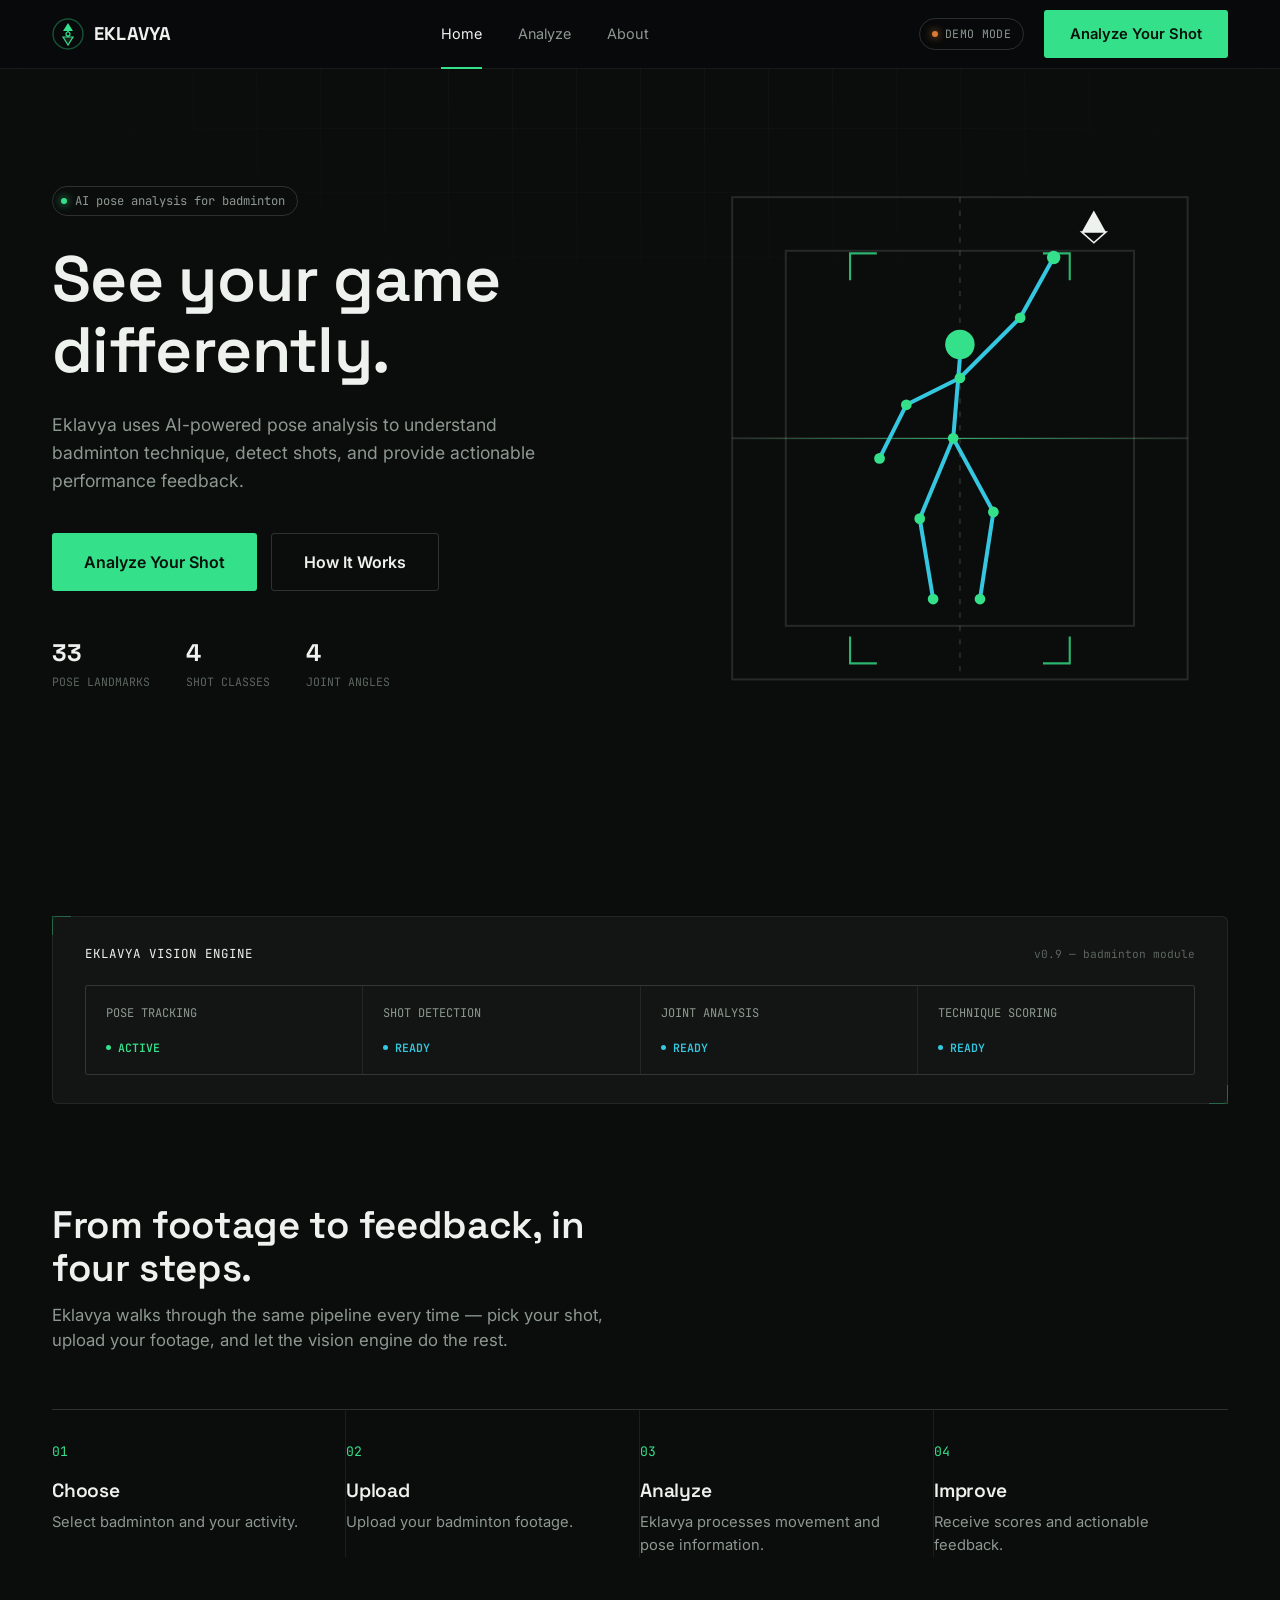
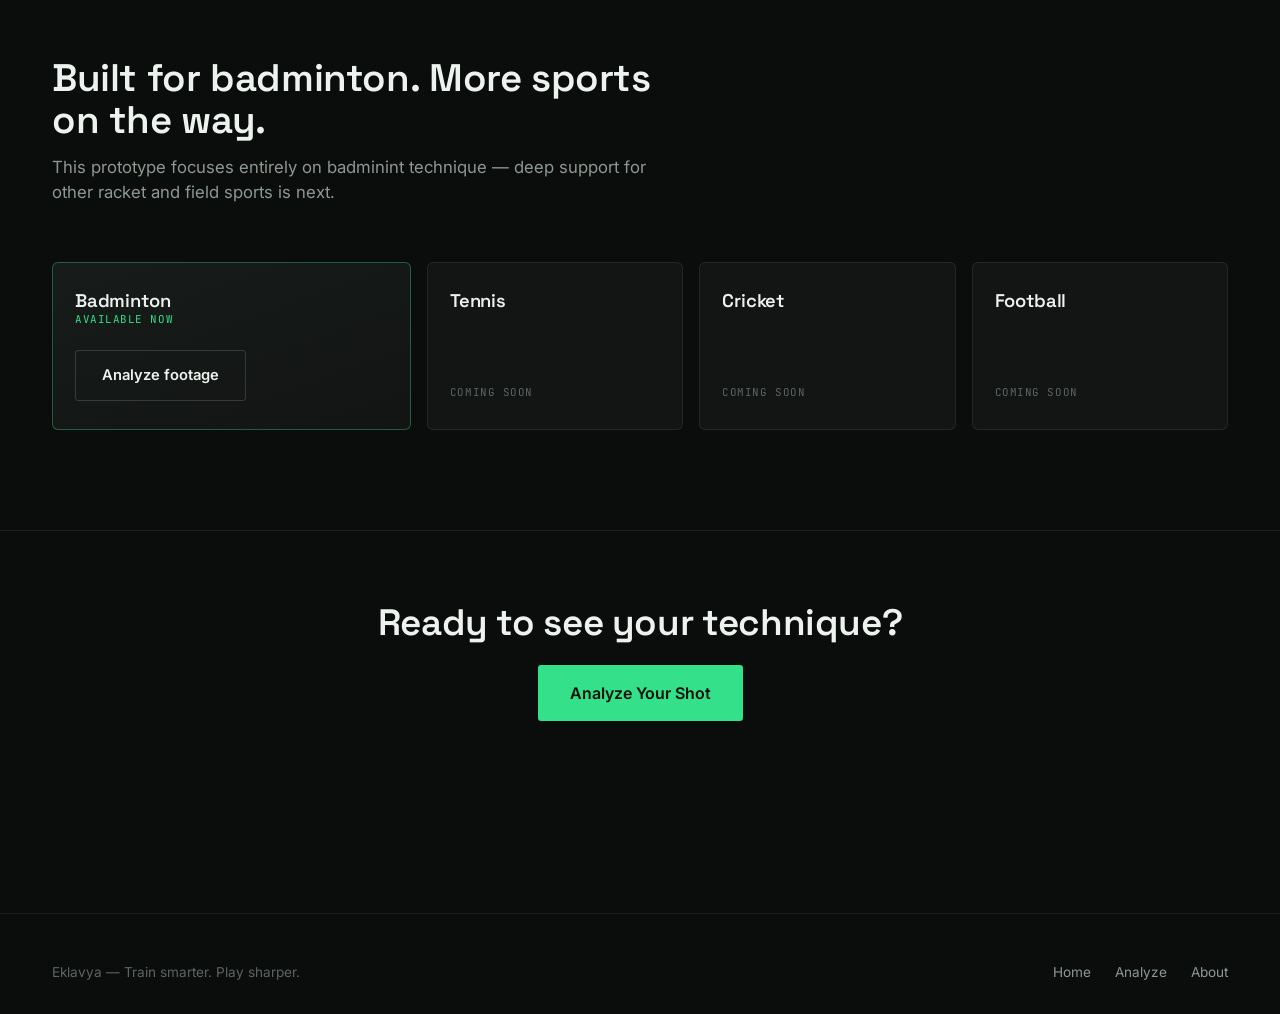
<file: eklavya-frontend/index.html>
<!DOCTYPE html>
<html lang="en">
<head>
<meta charset="UTF-8">
<meta name="viewport" content="width=device-width, initial-scale=1.0">
<title>Eklavya — Train smarter. Play sharper.</title>
<meta name="description" content="Eklavya uses AI-powered pose analysis to understand badminton technique, detect shots, and provide actionable performance feedback.">
<link rel="stylesheet" href="css/style.css">
<link rel="stylesheet" href="css/home.css">
</head>
<body class="page-home">

<header class="site-header">
  <div class="container">
    <a href="index.html" class="brand" aria-label="Eklavya home">
      <svg class="brand-mark" viewBox="0 0 32 32" fill="none" xmlns="http://www.w3.org/2000/svg" aria-hidden="true">
        <circle cx="16" cy="16" r="15" stroke="#35e08a" stroke-width="1.4" opacity="0.35"/>
        <path d="M16 5L11 13H21L16 5Z" fill="#35e08a"/>
        <path d="M16 27L11 19H21L16 27Z" fill="#1c211e" stroke="#35e08a" stroke-width="1.2"/>
        <line x1="16" y1="13" x2="16" y2="19" stroke="#35e08a" stroke-width="1.4"/>
        <circle cx="16" cy="16" r="2" fill="#08090a" stroke="#35e08a" stroke-width="1.2"/>
      </svg>
      <span class="brand-name">EKLAVYA</span>
    </a>
    <nav class="main-nav" aria-label="Primary">
      <a href="index.html" data-page="index.html">Home</a>
      <a href="analyze.html" data-page="analyze.html">Analyze</a>
      <a href="about.html" data-page="about.html">About</a>
    </nav>
    <div class="header-right">
      <span class="status-pill" data-status-pill>
        <span class="status-dot"></span>
        <span data-status-label>DEMO MODE</span>
      </span>
      <a href="analyze.html" class="btn btn-primary">Analyze Your Shot</a>
      <button class="nav-toggle" aria-label="Toggle menu" aria-expanded="false">
        <span></span><span></span><span></span>
      </button>
    </div>
  </div>
</header>

<main>

  <section class="hero">
    <div class="container">
      <div class="hero-copy">
        <div class="hero-eyebrow"><span class="dot"></span>AI pose analysis for badminton</div>
        <h1>See your game differently.</h1>
        <p class="hero-desc">Eklavya uses AI-powered pose analysis to understand badminton technique, detect shots, and provide actionable performance feedback.</p>
        <div class="hero-actions">
          <a href="analyze.html" class="btn btn-primary btn-lg">Analyze Your Shot</a>
          <a href="#how-it-works" class="btn btn-secondary btn-lg">How It Works</a>
        </div>
        <div class="hero-stats">
          <div class="hero-stat">
            <div class="stat-num">33</div>
            <div class="stat-label">POSE LANDMARKS</div>
          </div>
          <div class="hero-stat">
            <div class="stat-num">4</div>
            <div class="stat-label">SHOT CLASSES</div>
          </div>
          <div class="hero-stat">
            <div class="stat-num">4</div>
            <div class="stat-label">JOINT ANGLES</div>
          </div>
        </div>
      </div>

      <div class="hero-visual" aria-hidden="true">
        <div class="scan-line"></div>
        <svg viewBox="0 0 400 420" xmlns="http://www.w3.org/2000/svg">
          <!-- court lines -->
          <g stroke="rgba(230,240,232,0.12)" stroke-width="1.5" fill="none">
            <rect x="30" y="30" width="340" height="360" />
            <line x1="30" y1="210" x2="370" y2="210" />
            <line x1="200" y1="30" x2="200" y2="390" stroke-dasharray="4 6"/>
            <rect x="70" y="70" width="260" height="280" />
          </g>
          <!-- pose skeleton: athlete mid-smash -->
          <g stroke="#35c7e0" stroke-width="3" fill="none" stroke-linecap="round">
            <line x1="200" y1="150" x2="195" y2="210"/> <!-- spine -->
            <line x1="195" y1="210" x2="170" y2="270"/> <!-- left leg -->
            <line x1="170" y1="270" x2="180" y2="330"/>
            <line x1="195" y1="210" x2="225" y2="265"/> <!-- right leg -->
            <line x1="225" y1="265" x2="215" y2="330"/>
            <line x1="200" y1="165" x2="160" y2="185"/> <!-- left arm -->
            <line x1="160" y1="185" x2="140" y2="225"/>
            <line x1="200" y1="165" x2="245" y2="120"/> <!-- right arm raised -->
            <line x1="245" y1="120" x2="270" y2="75"/>
          </g>
          <g fill="#35e08a">
            <circle cx="200" cy="140" r="11"/> <!-- head -->
            <circle cx="200" cy="165" r="4"/>
            <circle cx="195" cy="210" r="4"/>
            <circle cx="170" cy="270" r="4"/>
            <circle cx="180" cy="330" r="4"/>
            <circle cx="225" cy="265" r="4"/>
            <circle cx="215" cy="330" r="4"/>
            <circle cx="160" cy="185" r="4"/>
            <circle cx="140" cy="225" r="4"/>
            <circle cx="245" cy="120" r="4"/>
            <circle cx="270" cy="75" r="5"/>
          </g>
          <!-- shuttlecock -->
          <g transform="translate(300,40)">
            <path d="M0 0L-9 16H9L0 0Z" fill="#eef2ee"/>
            <path d="M0 24L-9 16H9L0 24Z" fill="none" stroke="#eef2ee" stroke-width="1.2"/>
          </g>
          <!-- tracking bracket around athlete -->
          <g stroke="#35e08a" stroke-width="1.6" fill="none" opacity="0.8">
            <path d="M118 92 L118 72 L138 72"/>
            <path d="M282 92 L282 72 L262 72"/>
            <path d="M118 358 L118 378 L138 378"/>
            <path d="M282 358 L282 378 L262 378"/>
          </g>
        </svg>
      </div>
    </div>
  </section>

  <div class="container">
    <div class="panel vision-panel bracket-frame">
      <div class="vision-panel-head">
        <span class="vision-panel-title mono">EKLAVYA VISION ENGINE</span>
        <span class="vision-panel-sub mono">v0.9 — badminton module</span>
      </div>
      <div class="vision-rows">
        <div class="vision-row">
          <div class="vr-name">POSE TRACKING</div>
          <div class="vr-state state-active"><span class="vr-dot"></span>ACTIVE</div>
        </div>
        <div class="vision-row">
          <div class="vr-name">SHOT DETECTION</div>
          <div class="vr-state state-ready"><span class="vr-dot"></span>READY</div>
        </div>
        <div class="vision-row">
          <div class="vr-name">JOINT ANALYSIS</div>
          <div class="vr-state state-ready"><span class="vr-dot"></span>READY</div>
        </div>
        <div class="vision-row">
          <div class="vr-name">TECHNIQUE SCORING</div>
          <div class="vr-state state-ready"><span class="vr-dot"></span>READY</div>
        </div>
      </div>
    </div>
  </div>

  <section class="section" id="how-it-works">
    <div class="container">
      <div class="section-head">
        <h2>From footage to feedback, in four steps.</h2>
        <p>Eklavya walks through the same pipeline every time — pick your shot, upload your footage, and let the vision engine do the rest.</p>
      </div>
      <div class="steps-rail">
        <div class="steps-grid">
          <div class="step-item" data-step="1">
            <span class="step-num">01</span>
            <h3>Choose</h3>
            <p>Select badminton and your activity.</p>
          </div>
          <div class="step-item" data-step="2">
            <span class="step-num">02</span>
            <h3>Upload</h3>
            <p>Upload your badminton footage.</p>
          </div>
          <div class="step-item" data-step="3">
            <span class="step-num">03</span>
            <h3>Analyze</h3>
            <p>Eklavya processes movement and pose information.</p>
          </div>
          <div class="step-item" data-step="4">
            <span class="step-num">04</span>
            <h3>Improve</h3>
            <p>Receive scores and actionable feedback.</p>
          </div>
        </div>
      </div>
    </div>
  </section>

  <section class="section" style="padding-top:0;">
    <div class="container">
      <div class="section-head">
        <h2>Built for badminton. More sports on the way.</h2>
        <p>This prototype focuses entirely on badminint technique — deep support for other racket and field sports is next.</p>
      </div>
      <div class="sports-teaser">
        <div class="panel sport-teaser-card is-live">
          <div>
            <h4>Badminton</h4>
            <p class="sc-tag">AVAILABLE NOW</p>
          </div>
          <a href="analyze.html" class="btn btn-secondary" style="align-self:flex-start;">Analyze footage</a>
        </div>
        <div class="panel sport-teaser-card">
          <h4>Tennis</h4>
          <p class="sc-tag">COMING SOON</p>
        </div>
        <div class="panel sport-teaser-card">
          <h4>Cricket</h4>
          <p class="sc-tag">COMING SOON</p>
        </div>
        <div class="panel sport-teaser-card">
          <h4>Football</h4>
          <p class="sc-tag">COMING SOON</p>
        </div>
      </div>
    </div>
  </section>

  <section class="cta-band">
    <div class="container">
      <h2>Ready to see your technique?</h2>
      <a href="analyze.html" class="btn btn-primary btn-lg">Analyze Your Shot</a>
    </div>
  </section>

</main>

<footer class="site-footer">
  <div class="container">
    <span class="footer-tag">Eklavya — Train smarter. Play sharper.</span>
    <nav class="footer-links">
      <a href="index.html">Home</a>
      <a href="analyze.html">Analyze</a>
      <a href="about.html">About</a>
    </nav>
  </div>
</footer>

<script src="js/app.js"></script>
<script>
  const stepItems = document.querySelectorAll('.step-item');
  const observer = new IntersectionObserver((entries) => {
    entries.forEach((entry, i) => {
      if (entry.isIntersecting) {
        setTimeout(() => entry.target.classList.add('is-visible'), i * 90);
        observer.unobserve(entry.target);
      }
    });
  }, { threshold: 0.2 });
  stepItems.forEach(item => observer.observe(item));
</script>
</body>
</html>
</file>
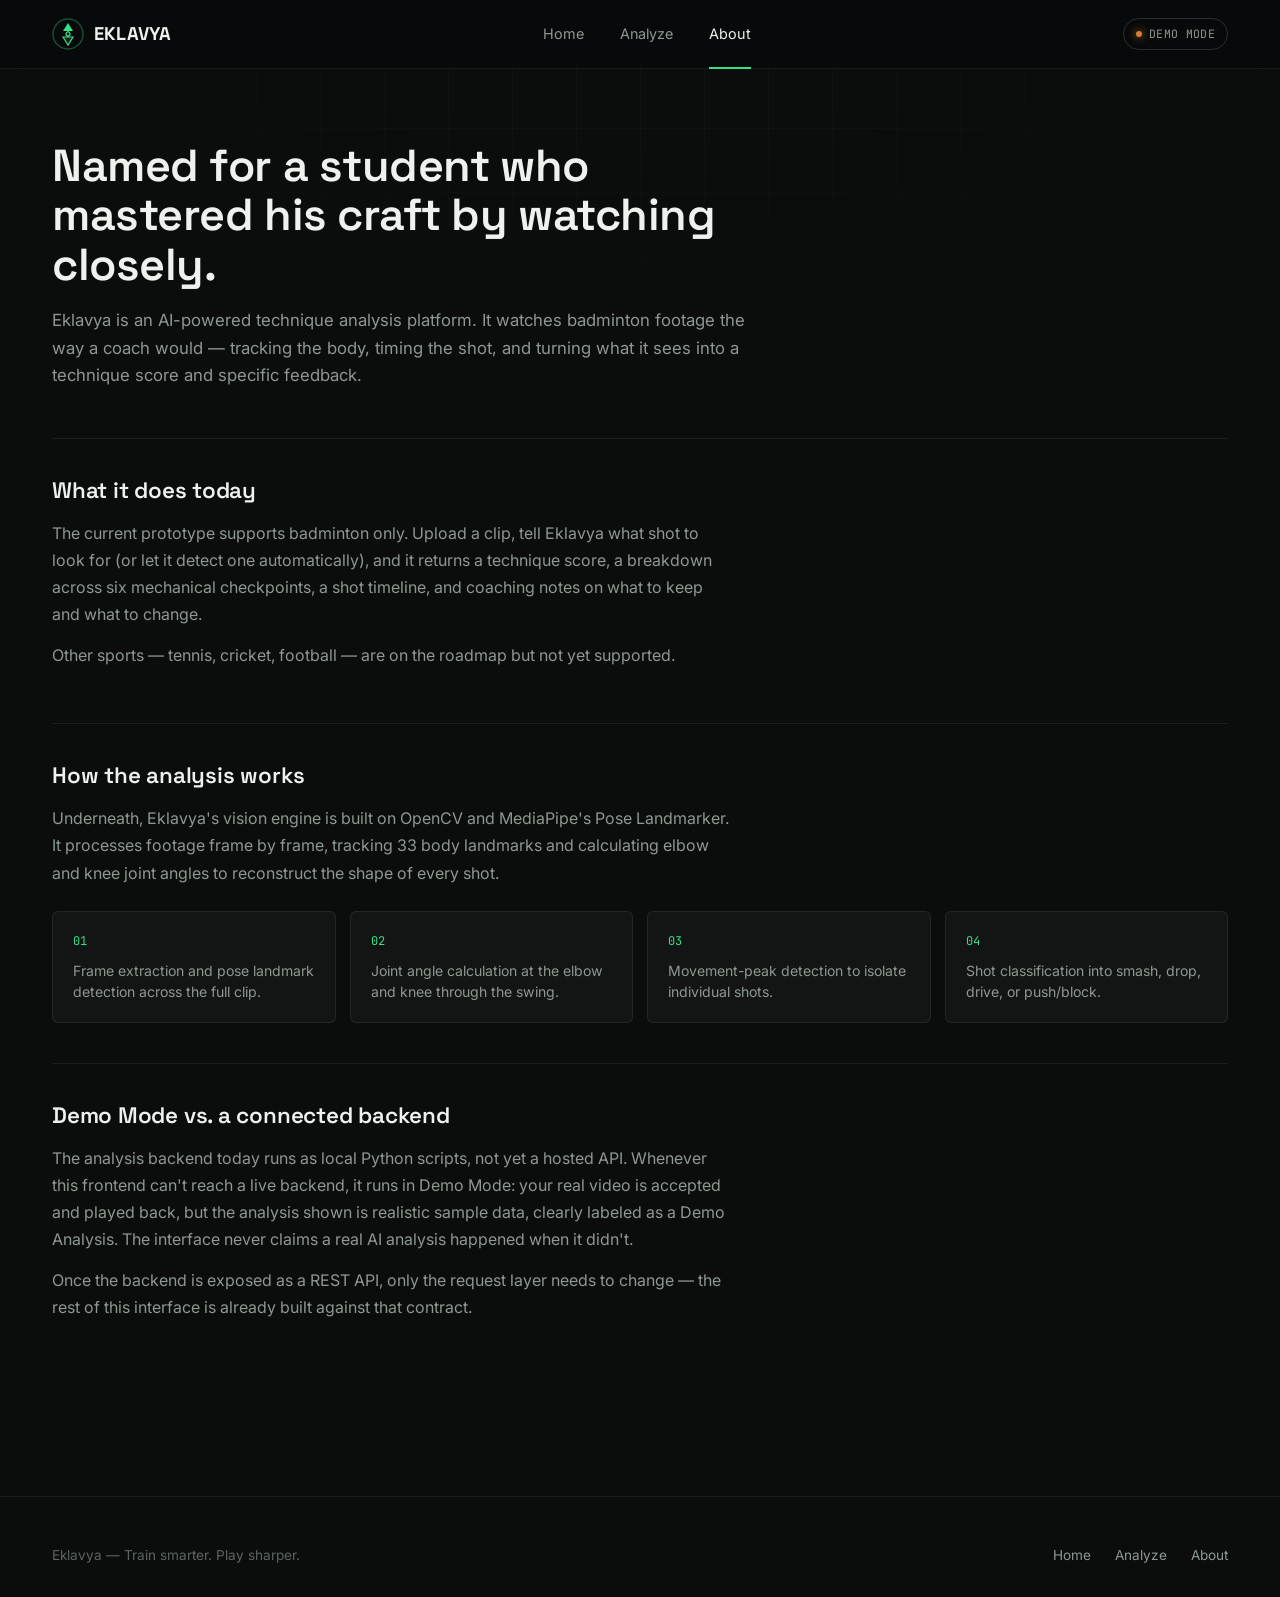
<file: eklavya-frontend/about.html>
<!DOCTYPE html>
<html lang="en">
<head>
<meta charset="UTF-8">
<meta name="viewport" content="width=device-width, initial-scale=1.0">
<title>About — Eklavya</title>
<link rel="stylesheet" href="css/style.css">
<style>
  .about-hero { padding: 72px 0 48px; max-width: 700px; }
  .about-hero h1 { font-size: clamp(2rem, 4vw, 2.8rem); margin-bottom: 18px; }
  .about-hero p { color: var(--ink-secondary); font-size: 1.05rem; line-height: 1.65; }
  .about-section { padding: 40px 0; border-top: 1px solid var(--line-hair); }
  .about-section h2 { font-size: 1.4rem; margin-bottom: 16px; }
  .about-section p { color: var(--ink-secondary); line-height: 1.7; max-width: 68ch; margin-bottom: 14px; }
  .pipeline-list { display: grid; grid-template-columns: repeat(4,1fr); gap: 14px; margin-top: 24px; }
  .pipeline-list .panel { padding: 20px; font-size: 0.88rem; color: var(--ink-secondary); }
  .pipeline-list .pl-num { font-family: var(--font-mono); color: var(--accent); font-size: 0.75rem; display:block; margin-bottom:10px; }
  @media (max-width: 760px) { .pipeline-list { grid-template-columns: 1fr 1fr; } }
  @media (max-width: 480px) { .pipeline-list { grid-template-columns: 1fr; } }
</style>
</head>
<body class="page-about">

<header class="site-header">
  <div class="container">
    <a href="index.html" class="brand" aria-label="Eklavya home">
      <svg class="brand-mark" viewBox="0 0 32 32" fill="none" xmlns="http://www.w3.org/2000/svg" aria-hidden="true">
        <circle cx="16" cy="16" r="15" stroke="#35e08a" stroke-width="1.4" opacity="0.35"/>
        <path d="M16 5L11 13H21L16 5Z" fill="#35e08a"/>
        <path d="M16 27L11 19H21L16 27Z" fill="#1c211e" stroke="#35e08a" stroke-width="1.2"/>
        <line x1="16" y1="13" x2="16" y2="19" stroke="#35e08a" stroke-width="1.4"/>
        <circle cx="16" cy="16" r="2" fill="#08090a" stroke="#35e08a" stroke-width="1.2"/>
      </svg>
      <span class="brand-name">EKLAVYA</span>
    </a>
    <nav class="main-nav" aria-label="Primary">
      <a href="index.html" data-page="index.html">Home</a>
      <a href="analyze.html" data-page="analyze.html">Analyze</a>
      <a href="about.html" data-page="about.html">About</a>
    </nav>
    <div class="header-right">
      <span class="status-pill" data-status-pill>
        <span class="status-dot"></span>
        <span data-status-label>DEMO MODE</span>
      </span>
      <button class="nav-toggle" aria-label="Toggle menu" aria-expanded="false">
        <span></span><span></span><span></span>
      </button>
    </div>
  </div>
</header>

<main>
  <div class="container">
    <div class="about-hero">
      <h1>Named for a student who mastered his craft by watching closely.</h1>
      <p>Eklavya is an AI-powered technique analysis platform. It watches badminton footage the way a coach would — tracking the body, timing the shot, and turning what it sees into a technique score and specific feedback.</p>
    </div>

    <section class="about-section">
      <h2>What it does today</h2>
      <p>The current prototype supports badminton only. Upload a clip, tell Eklavya what shot to look for (or let it detect one automatically), and it returns a technique score, a breakdown across six mechanical checkpoints, a shot timeline, and coaching notes on what to keep and what to change.</p>
      <p>Other sports — tennis, cricket, football — are on the roadmap but not yet supported.</p>
    </section>

    <section class="about-section">
      <h2>How the analysis works</h2>
      <p>Underneath, Eklavya's vision engine is built on OpenCV and MediaPipe's Pose Landmarker. It processes footage frame by frame, tracking 33 body landmarks and calculating elbow and knee joint angles to reconstruct the shape of every shot.</p>
      <div class="pipeline-list">
        <div class="panel"><span class="pl-num mono">01</span>Frame extraction and pose landmark detection across the full clip.</div>
        <div class="panel"><span class="pl-num mono">02</span>Joint angle calculation at the elbow and knee through the swing.</div>
        <div class="panel"><span class="pl-num mono">03</span>Movement-peak detection to isolate individual shots.</div>
        <div class="panel"><span class="pl-num mono">04</span>Shot classification into smash, drop, drive, or push/block.</div>
      </div>
    </section>

    <section class="about-section">
      <h2>Demo Mode vs. a connected backend</h2>
      <p>The analysis backend today runs as local Python scripts, not yet a hosted API. Whenever this frontend can't reach a live backend, it runs in Demo Mode: your real video is accepted and played back, but the analysis shown is realistic sample data, clearly labeled as a Demo Analysis. The interface never claims a real AI analysis happened when it didn't.</p>
      <p>Once the backend is exposed as a REST API, only the request layer needs to change — the rest of this interface is already built against that contract.</p>
    </section>
  </div>
</main>

<footer class="site-footer">
  <div class="container">
    <span class="footer-tag">Eklavya — Train smarter. Play sharper.</span>
    <nav class="footer-links">
      <a href="index.html">Home</a>
      <a href="analyze.html">Analyze</a>
      <a href="about.html">About</a>
    </nav>
  </div>
</footer>

<script src="js/app.js"></script>
</body>
</html>
</file>
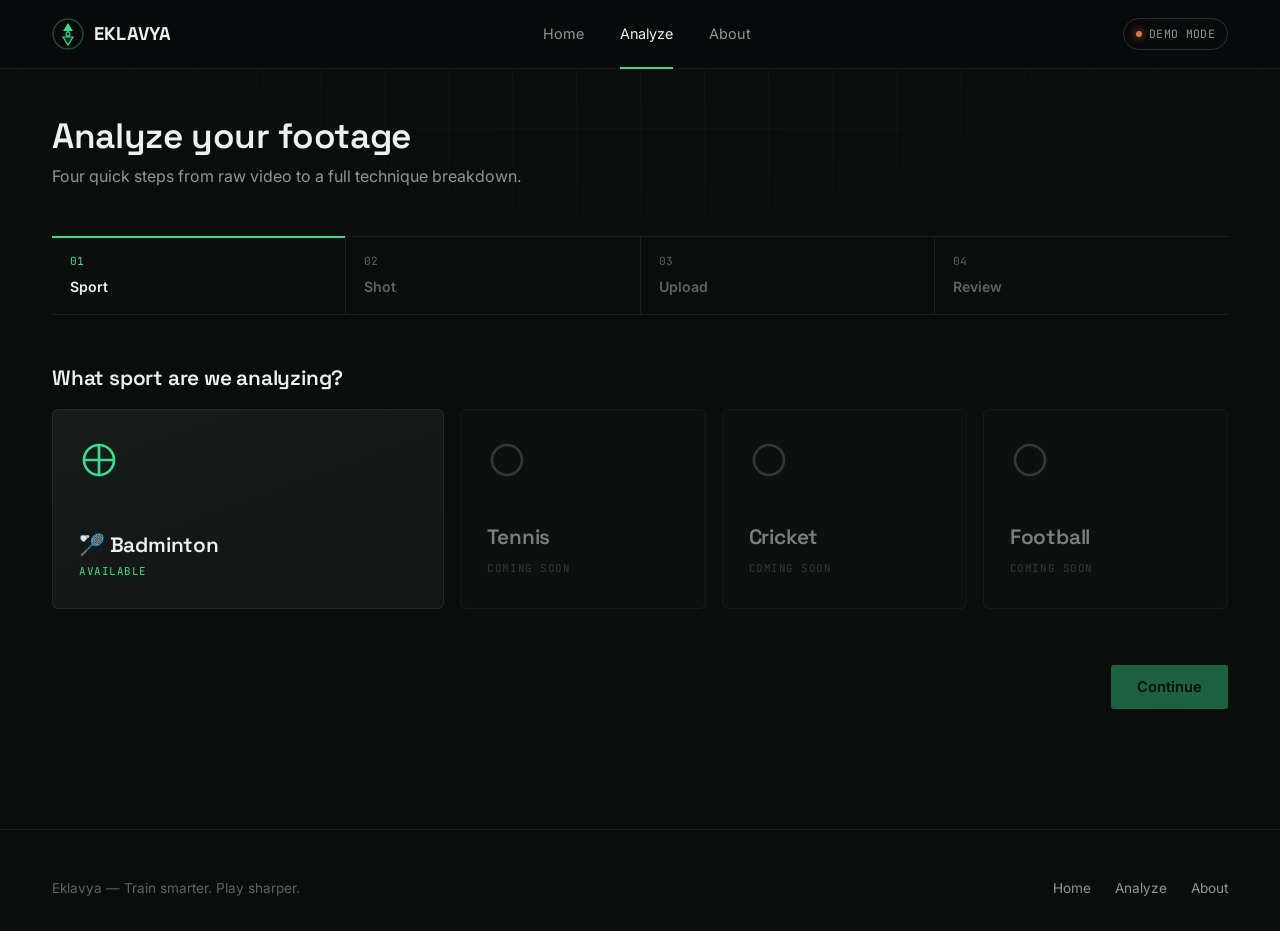
<file: eklavya-frontend/analyze.html>
<!DOCTYPE html>
<html lang="en">
<head>
<meta charset="UTF-8">
<meta name="viewport" content="width=device-width, initial-scale=1.0">
<title>Analyze Footage — Eklavya</title>
<link rel="stylesheet" href="css/style.css">
<link rel="stylesheet" href="css/analyze.css">
</head>
<body class="page-analyze">

<header class="site-header">
  <div class="container">
    <a href="index.html" class="brand" aria-label="Eklavya home">
      <svg class="brand-mark" viewBox="0 0 32 32" fill="none" xmlns="http://www.w3.org/2000/svg" aria-hidden="true">
        <circle cx="16" cy="16" r="15" stroke="#35e08a" stroke-width="1.4" opacity="0.35"/>
        <path d="M16 5L11 13H21L16 5Z" fill="#35e08a"/>
        <path d="M16 27L11 19H21L16 27Z" fill="#1c211e" stroke="#35e08a" stroke-width="1.2"/>
        <line x1="16" y1="13" x2="16" y2="19" stroke="#35e08a" stroke-width="1.4"/>
        <circle cx="16" cy="16" r="2" fill="#08090a" stroke="#35e08a" stroke-width="1.2"/>
      </svg>
      <span class="brand-name">EKLAVYA</span>
    </a>
    <nav class="main-nav" aria-label="Primary">
      <a href="index.html" data-page="index.html">Home</a>
      <a href="analyze.html" data-page="analyze.html">Analyze</a>
      <a href="about.html" data-page="about.html">About</a>
    </nav>
    <div class="header-right">
      <span class="status-pill" data-status-pill>
        <span class="status-dot"></span>
        <span data-status-label>DEMO MODE</span>
      </span>
      <button class="nav-toggle" aria-label="Toggle menu" aria-expanded="false">
        <span></span><span></span><span></span>
      </button>
    </div>
  </div>
</header>

<main>
  <div class="container">

    <div class="workflow-header">
      <h1 class="workflow-title">Analyze your footage</h1>
      <p class="workflow-sub">Four quick steps from raw video to a full technique breakdown.</p>
    </div>

    <div class="step-tracker">
      <div class="st-item" data-step="1">
        <span class="st-num mono">01</span>
        <span class="st-name">Sport</span>
      </div>
      <div class="st-item" data-step="2">
        <span class="st-num mono">02</span>
        <span class="st-name">Shot</span>
      </div>
      <div class="st-item" data-step="3">
        <span class="st-num mono">03</span>
        <span class="st-name">Upload</span>
      </div>
      <div class="st-item" data-step="4">
        <span class="st-num mono">04</span>
        <span class="st-name">Review</span>
      </div>
    </div>

    <!-- STEP 1: SPORT -->
    <section class="workflow-step" data-step="1">
      <h2 style="font-size:1.3rem; margin-bottom:20px;">What sport are we analyzing?</h2>
      <div class="sports-grid" id="sportsGrid">
        <button type="button" class="sport-card panel is-available" data-sport="badminton" aria-pressed="false">
          <svg class="sc-icon" viewBox="0 0 24 24" fill="none" stroke="currentColor" stroke-width="1.6"><circle cx="12" cy="12" r="9"/><path d="M12 3v18M3 12h18"/></svg>
          <div>
            <h3>🏸 Badminton</h3>
            <span class="sc-status mono">AVAILABLE</span>
          </div>
        </button>
        <div class="sport-card panel is-locked" aria-disabled="true">
          <svg class="sc-icon" viewBox="0 0 24 24" fill="none" stroke="currentColor" stroke-width="1.6"><circle cx="12" cy="12" r="9"/></svg>
          <div>
            <h3>Tennis</h3>
            <span class="sc-status mono">COMING SOON</span>
          </div>
        </div>
        <div class="sport-card panel is-locked" aria-disabled="true">
          <svg class="sc-icon" viewBox="0 0 24 24" fill="none" stroke="currentColor" stroke-width="1.6"><circle cx="12" cy="12" r="9"/></svg>
          <div>
            <h3>Cricket</h3>
            <span class="sc-status mono">COMING SOON</span>
          </div>
        </div>
        <div class="sport-card panel is-locked" aria-disabled="true">
          <svg class="sc-icon" viewBox="0 0 24 24" fill="none" stroke="currentColor" stroke-width="1.6"><circle cx="12" cy="12" r="9"/></svg>
          <div>
            <h3>Football</h3>
            <span class="sc-status mono">COMING SOON</span>
          </div>
        </div>
      </div>
      <div style="display:flex; justify-content:flex-end;">
        <button type="button" class="btn btn-primary" id="toShotStep" disabled>Continue</button>
      </div>
    </section>

    <!-- STEP 2: SHOT -->
    <section class="workflow-step" data-step="2" hidden>
      <h2 style="font-size:1.3rem; margin-bottom:6px;">What do you want to analyze?</h2>
      <p style="color:var(--ink-secondary); margin-bottom:24px;">Pick a specific shot, or let Eklavya find it for you.</p>
      <div class="shot-grid" id="shotGrid"></div>
      <div style="display:flex; justify-content:space-between;">
        <button type="button" class="btn btn-ghost" id="backToSport">Back</button>
        <button type="button" class="btn btn-primary" id="toUploadStep" disabled>Continue</button>
      </div>
    </section>

    <!-- STEP 3: UPLOAD -->
    <section class="workflow-step" data-step="3" hidden>
      <h2 style="font-size:1.3rem; margin-bottom:6px;">Upload your game footage</h2>
      <p style="color:var(--ink-secondary); margin-bottom:24px;">Drop a badminton video here or browse your device.</p>

      <div id="uploadZoneWrap">
        <div class="upload-zone" id="dropzone" tabindex="0" role="button" aria-label="Upload a video file">
          <svg class="uz-icon" viewBox="0 0 24 24" fill="none" stroke="currentColor" stroke-width="1.5"><path d="M12 16V4M12 4l-4 4M12 4l4 4"/><path d="M4 16v3a1 1 0 001 1h14a1 1 0 001-1v-3"/></svg>
          <h3>Drag and drop your video</h3>
          <p>or click to browse your device</p>
          <span class="btn btn-secondary">Browse files</span>
          <div class="uz-formats mono">SUPPORTED: .MP4 · .MOV · .WEBM</div>
        </div>
        <input type="file" id="fileInput" accept=".mp4,.mov,.webm,video/mp4,video/quicktime,video/webm" class="sr-only" aria-hidden="true">
      </div>

      <div class="panel video-preview-card" id="previewWrap" hidden>
        <video id="previewVideo" controls playsinline></video>
        <div class="vp-meta">
          <div class="vp-file-info">
            <span class="vp-filename" id="previewFilename"></span>
            <span class="vp-filesize mono" id="previewFilesize"></span>
          </div>
          <div class="vp-actions">
            <button type="button" class="btn btn-secondary" id="replaceVideoBtn">Replace</button>
            <button type="button" class="btn btn-ghost" id="removeVideoBtn">Remove</button>
          </div>
        </div>
      </div>

      <div style="display:flex; justify-content:space-between; margin-top:28px;">
        <button type="button" class="btn btn-ghost" id="backToShot">Back</button>
        <button type="button" class="btn btn-primary" id="toReviewStep" disabled>Continue</button>
      </div>
    </section>

    <!-- STEP 4: REVIEW -->
    <section class="workflow-step" data-step="4" hidden>
      <h2 style="font-size:1.3rem; margin-bottom:20px;">Ready to analyze</h2>

      <div class="panel review-panel bracket-frame">
        <div class="rp-title mono">ANALYSIS READY</div>
        <div class="review-grid">
          <div class="review-field">
            <div class="rf-label mono">SPORT</div>
            <div class="rf-value" id="reviewSport">—</div>
          </div>
          <div class="review-field">
            <div class="rf-label mono">ACTIVITY</div>
            <div class="rf-value" id="reviewActivity">—</div>
          </div>
          <div class="review-field">
            <div class="rf-label mono">VIDEO</div>
            <div class="rf-value" id="reviewVideo">—</div>
          </div>
          <div class="review-field">
            <div class="rf-label mono">MODE</div>
            <div class="rf-value" id="reviewMode">—</div>
          </div>
        </div>
      </div>

      <div class="analyze-actions">
        <button type="button" class="btn btn-ghost" id="backToUpload">Back</button>
        <button type="button" class="btn btn-primary btn-lg" id="analyzeVideoBtn">Analyze Video</button>
      </div>
    </section>

  </div>
</main>

<footer class="site-footer">
  <div class="container">
    <span class="footer-tag">Eklavya — Train smarter. Play sharper.</span>
    <nav class="footer-links">
      <a href="index.html">Home</a>
      <a href="analyze.html">Analyze</a>
      <a href="about.html">About</a>
    </nav>
  </div>
</footer>

<script src="js/app.js"></script>
<script src="js/api.js"></script>
<script src="js/upload.js"></script>
<script src="js/analyze.js"></script>
</body>
</html>
</file>
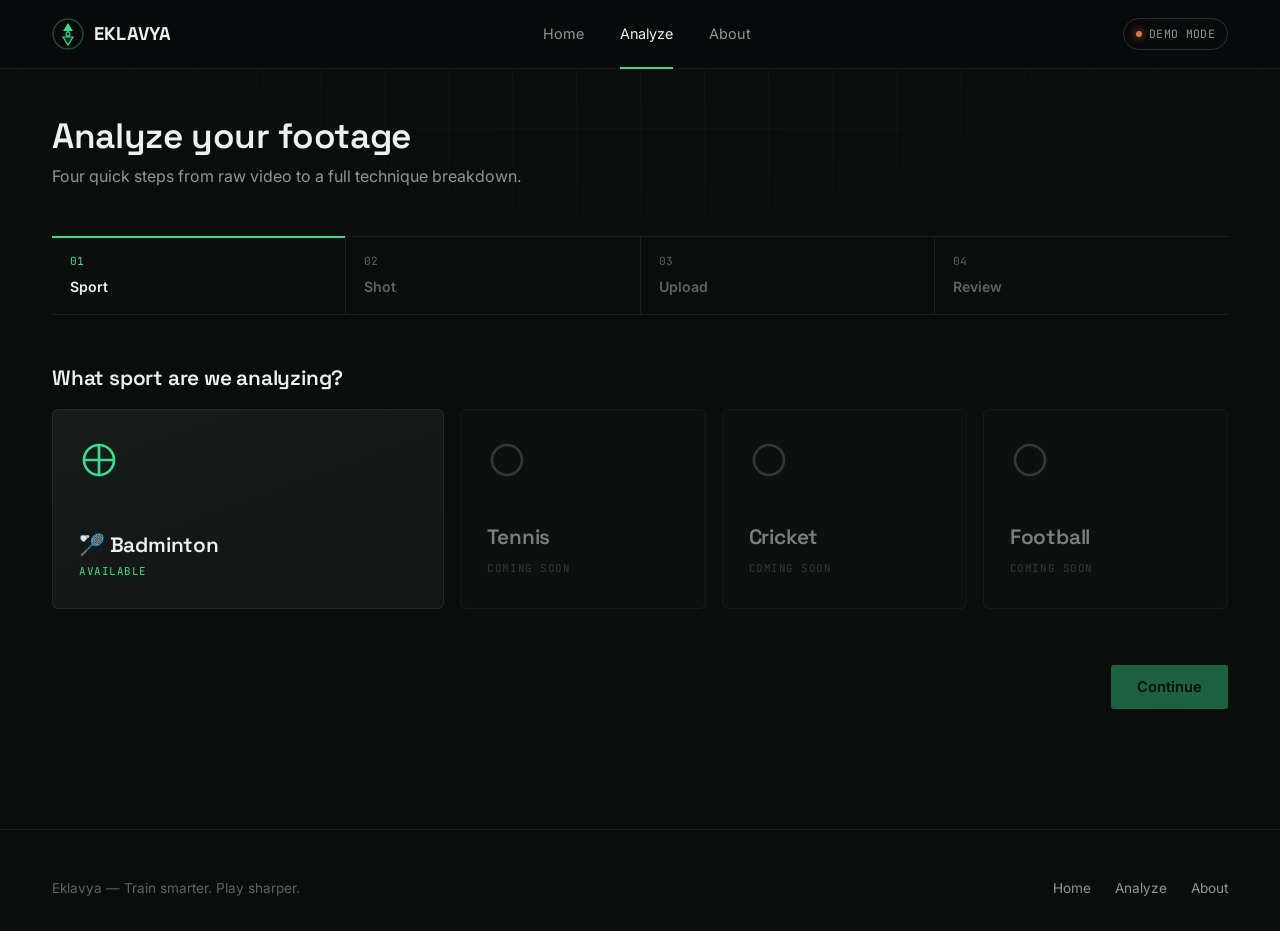
<file: eklavya-frontend/processing.html>
<!DOCTYPE html>
<html lang="en">
<head>
<meta charset="UTF-8">
<meta name="viewport" content="width=device-width, initial-scale=1.0">
<title>Analyzing — Eklavya</title>
<link rel="stylesheet" href="css/style.css">
<link rel="stylesheet" href="css/processing.css">
</head>
<body class="page-processing">

<header class="site-header">
  <div class="container">
    <a href="index.html" class="brand" aria-label="Eklavya home">
      <svg class="brand-mark" viewBox="0 0 32 32" fill="none" xmlns="http://www.w3.org/2000/svg" aria-hidden="true">
        <circle cx="16" cy="16" r="15" stroke="#35e08a" stroke-width="1.4" opacity="0.35"/>
        <path d="M16 5L11 13H21L16 5Z" fill="#35e08a"/>
        <path d="M16 27L11 19H21L16 27Z" fill="#1c211e" stroke="#35e08a" stroke-width="1.2"/>
        <line x1="16" y1="13" x2="16" y2="19" stroke="#35e08a" stroke-width="1.4"/>
        <circle cx="16" cy="16" r="2" fill="#08090a" stroke="#35e08a" stroke-width="1.2"/>
      </svg>
      <span class="brand-name">EKLAVYA</span>
    </a>
    <nav class="main-nav" aria-label="Primary">
      <a href="index.html" data-page="index.html">Home</a>
      <a href="analyze.html" data-page="analyze.html">Analyze</a>
      <a href="about.html" data-page="about.html">About</a>
    </nav>
    <div class="header-right">
      <span class="status-pill" data-status-pill>
        <span class="status-dot"></span>
        <span data-status-label>DEMO MODE</span>
      </span>
    </div>
  </div>
</header>

<main class="processing-shell">
  <div class="container">
    <div class="processing-grid">

      <div class="proc-left">
        <div class="proc-eyebrow mono">EKLAVYA VISION ENGINE</div>
        <h1 class="proc-title">Analyzing your game</h1>

        <div class="proc-percent mono" id="procPercent">0%</div>
        <div class="proc-step-label mono" id="procStageLabel">Uploading video</div>
        <div class="proc-bar-track"><div class="proc-bar-fill" id="procBarFill"></div></div>
        <div class="proc-current" id="procCurrentProcess">Current process: <strong>Uploading video</strong></div>

        <div class="proc-log" id="procLog"></div>
      </div>

      <div class="panel proc-visual bracket-frame">
        <div class="pv-readouts">
          <div class="pv-block">
            <span>FRAME</span>
            <span class="pv-num mono"><span id="pvFrameCurrent">0000</span> / <span id="pvFrameTotal">0000</span></span>
          </div>
          <div class="pv-block">
            <span>POSE LANDMARKS</span>
            <span class="pv-num mono">33</span>
          </div>
        </div>

        <svg viewBox="0 0 300 340" xmlns="http://www.w3.org/2000/svg" aria-hidden="true">
          <g class="skeleton-bone">
            <line x1="150" y1="115" x2="146" y2="170"/>
            <line x1="146" y1="170" x2="128" y2="220"/>
            <line x1="128" y1="220" x2="135" y2="270"/>
            <line x1="146" y1="170" x2="168" y2="215"/>
            <line x1="168" y1="215" x2="160" y2="270"/>
            <line x1="150" y1="128" x2="120" y2="145"/>
            <line x1="120" y1="145" x2="105" y2="175"/>
            <line x1="150" y1="128" x2="185" y2="95"/>
            <line x1="185" y1="95" x2="205" y2="60"/>
          </g>
          <g class="skeleton-joint">
            <circle cx="150" cy="105" r="10"/>
            <circle cx="150" cy="128" r="3.5"/>
            <circle cx="146" cy="170" r="3.5"/>
            <circle cx="128" cy="220" r="3.5"/>
            <circle cx="135" cy="270" r="3.5"/>
            <circle cx="168" cy="215" r="3.5"/>
            <circle cx="160" cy="270" r="3.5"/>
            <circle cx="120" cy="145" r="3.5"/>
            <circle cx="105" cy="175" r="3.5"/>
            <circle cx="185" cy="95" r="3.5"/>
            <circle cx="205" cy="60" r="4"/>
          </g>
        </svg>

        <div class="pv-readouts" style="top:auto; bottom:20px;">
          <div class="pv-block">
            <span>JOINT ANGLES</span>
            <span class="pv-num mono">4</span>
          </div>
          <div class="pv-block">
            <span>SHOT ENGINE</span>
            <span class="pv-num mono">ACTIVE</span>
          </div>
        </div>
      </div>

    </div>
  </div>
</main>

<script src="js/app.js"></script>
<script src="js/api.js"></script>
<script src="js/mock-data.js"></script>
<script src="js/processing.js"></script>
</body>
</html>
</file>
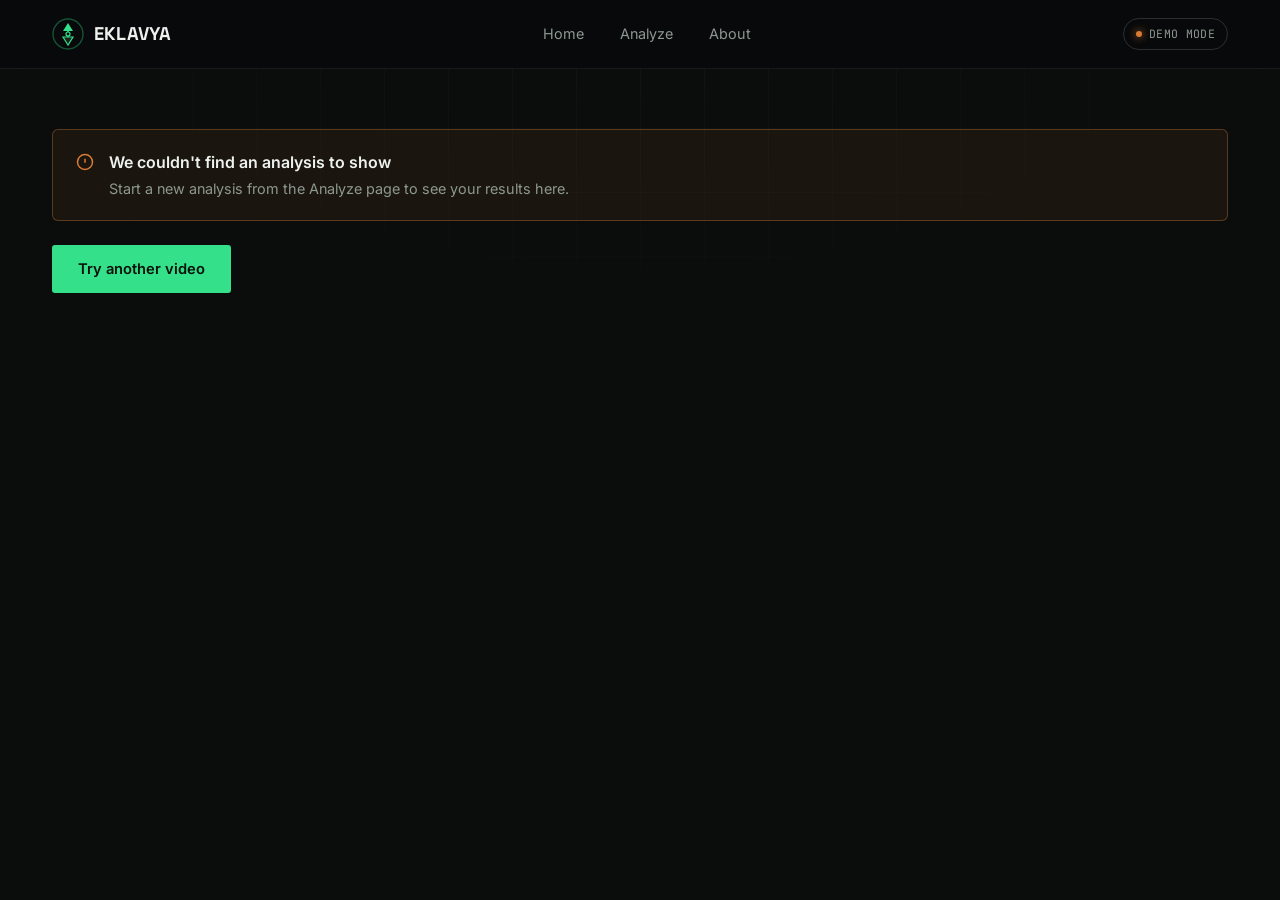
<file: eklavya-frontend/results.html>
<!DOCTYPE html>
<html lang="en">
<head>
<meta charset="UTF-8">
<meta name="viewport" content="width=device-width, initial-scale=1.0">
<title>Your Results — Eklavya</title>
<link rel="stylesheet" href="css/style.css">
<link rel="stylesheet" href="css/results.css">
</head>
<body class="page-results">

<header class="site-header">
  <div class="container">
    <a href="index.html" class="brand" aria-label="Eklavya home">
      <svg class="brand-mark" viewBox="0 0 32 32" fill="none" xmlns="http://www.w3.org/2000/svg" aria-hidden="true">
        <circle cx="16" cy="16" r="15" stroke="#35e08a" stroke-width="1.4" opacity="0.35"/>
        <path d="M16 5L11 13H21L16 5Z" fill="#35e08a"/>
        <path d="M16 27L11 19H21L16 27Z" fill="#1c211e" stroke="#35e08a" stroke-width="1.2"/>
        <line x1="16" y1="13" x2="16" y2="19" stroke="#35e08a" stroke-width="1.4"/>
        <circle cx="16" cy="16" r="2" fill="#08090a" stroke="#35e08a" stroke-width="1.2"/>
      </svg>
      <span class="brand-name">EKLAVYA</span>
    </a>
    <nav class="main-nav" aria-label="Primary">
      <a href="index.html" data-page="index.html">Home</a>
      <a href="analyze.html" data-page="analyze.html">Analyze</a>
      <a href="about.html" data-page="about.html">About</a>
    </nav>
    <div class="header-right">
      <span class="status-pill" data-status-pill>
        <span class="status-dot"></span>
        <span data-status-label>DEMO MODE</span>
      </span>
      <button class="nav-toggle" aria-label="Toggle menu" aria-expanded="false">
        <span></span><span></span><span></span>
      </button>
    </div>
  </div>
</header>

<main>
  <div class="container">

    <div id="resultsErrorZone" hidden style="padding: 60px 0;"></div>

    <div id="resultsDashboard">

      <div class="results-header">
        <div>
          <h1 class="results-title">Your analysis is ready.</h1>
          <p class="results-sub" id="resultsSub">Here's what Eklavya found in your movement.</p>
        </div>
        <span class="demo-flag" id="demoFlag" hidden>
          <span class="status-dot"></span>DEMO ANALYSIS
        </span>
      </div>

      <div class="results-top-grid">
        <div class="panel score-panel bracket-frame">
          <div class="score-ring-wrap">
            <svg viewBox="0 0 160 160">
              <circle class="score-ring-track" cx="80" cy="80" r="70"/>
              <circle class="score-ring-fill" id="scoreRingFill" cx="80" cy="80" r="70"/>
            </svg>
            <div class="score-ring-center">
              <div class="score-num" id="scoreNum">0</div>
              <div class="score-max mono">/ 100</div>
            </div>
          </div>
          <div class="score-info">
            <div class="si-label mono">TECHNIQUE SCORE</div>
            <div class="si-tier" id="scoreTier">—</div>
            <p id="scoreCopy"></p>
          </div>
        </div>

        <div class="panel shot-panel">
          <div>
            <div class="sp-label mono">DETECTED ACTIVITY</div>
            <div class="sp-name" id="detectedName">—</div>
            <span class="sp-confidence mono" id="detectedConfidence">— CONFIDENCE</span>
          </div>
          <div class="shot-trajectory" aria-hidden="true"></div>
        </div>
      </div>

      <div class="panel breakdown-panel">
        <div class="panel-title mono">TECHNIQUE BREAKDOWN</div>
        <div id="metricsWrap"></div>
      </div>

      <div class="panel coach-panel">
        <div class="coach-head">
          <h2>Eklavya Coach</h2>
          <p>What your movement tells us</p>
        </div>
        <div class="coach-columns">
          <div class="coach-col strengths">
            <div class="cc-title mono">STRENGTHS</div>
            <ul id="strengthsList"></ul>
          </div>
          <div class="coach-col improve">
            <div class="cc-title mono">IMPROVE NEXT</div>
            <ul id="improvementsList"></ul>
          </div>
        </div>
      </div>

      <div class="panel video-panel">
        <div class="video-panel-head">
          <div class="panel-title mono" style="margin-bottom:0;">VIDEO ANALYSIS</div>
          <div class="view-toggle">
            <button type="button" class="is-active" id="toggleOriginal">ORIGINAL</button>
            <button type="button" id="togglePose">POSE ANALYSIS</button>
          </div>
        </div>
        <div class="video-stage" id="videoStage">
          <video id="resultVideo" controls playsinline></video>
        </div>
      </div>

      <div class="panel timeline-panel">
        <div class="panel-title mono">SHOT TIMELINE</div>
        <div class="shot-timeline" id="shotTimeline"></div>
      </div>

      <div class="panel table-panel">
        <div class="panel-title mono">DETECTED SHOTS</div>
        <table class="shots-table">
          <thead>
            <tr><th>Shot</th><th>Time</th><th>Confidence</th><th>Score</th></tr>
          </thead>
          <tbody id="shotsTableBody"></tbody>
        </table>
      </div>

      <div class="panel movement-panel">
        <div class="panel-title mono">MOVEMENT PROFILE</div>
        <div class="movement-grid" id="movementGrid"></div>
      </div>

      <div class="results-actions">
        <a href="analyze.html" class="btn btn-primary btn-lg">Analyze Another Video</a>
        <a href="index.html" class="btn btn-secondary btn-lg">Back to Home</a>
      </div>

    </div>
  </div>
</main>

<script src="js/app.js"></script>
<script src="js/api.js"></script>
<script src="js/mock-data.js"></script>
<script src="js/results.js"></script>
</body>
</html>
</file>
<file: eklavya-frontend/css/style.css>
/* ==========================================================================
   EKLAVYA — Global Design System
   ========================================================================== */

@import url('https://fonts.googleapis.com/css2?family=Space+Grotesk:wght@400;500;600;700&family=Inter:wght@400;500;600;700&family=JetBrains+Mono:wght@400;500;600&display=swap');

:root {
  /* Color */
  --bg-void:      #08090a;
  --bg-base:      #0b0d0c;
  --bg-panel:     #121513;
  --bg-panel-2:   #171b19;
  --bg-raised:    #1c211e;
  --line-hair:    rgba(230, 240, 232, 0.08);
  --line-hair-strong: rgba(230, 240, 232, 0.16);

  --ink-primary:  #eef2ee;
  --ink-secondary:#8d9891;
  --ink-tertiary: #5c655f;

  --accent:       #35e08a;
  --accent-soft:  rgba(53, 224, 138, 0.14);
  --accent-line:  rgba(53, 224, 138, 0.35);
  --cyan:         #35c7e0;
  --saffron:      #d97b34;

  --score-low:    #d97b34;
  --score-mid:    #35c7e0;
  --score-high:   #35e08a;

  /* Type */
  --font-display: 'Space Grotesk', 'Inter', sans-serif;
  --font-body:    'Inter', sans-serif;
  --font-mono:    'JetBrains Mono', monospace;

  /* Layout */
  --max-width: 1240px;
  --gutter: 32px;
  --radius-sm: 3px;
  --radius-md: 6px;

  /* Motion */
  --ease-out: cubic-bezier(0.16, 1, 0.3, 1);
  --dur-fast: 160ms;
  --dur-med: 420ms;
}

* { margin: 0; padding: 0; box-sizing: border-box; }

html { scroll-behavior: smooth; }

body {
  background: var(--bg-base);
  color: var(--ink-primary);
  font-family: var(--font-body);
  font-size: 16px;
  line-height: 1.5;
  -webkit-font-smoothing: antialiased;
  min-height: 100vh;
  position: relative;
}

/* Background grid texture */
body::before {
  content: '';
  position: fixed;
  inset: 0;
  z-index: -1;
  background-image:
    linear-gradient(var(--line-hair) 1px, transparent 1px),
    linear-gradient(90deg, var(--line-hair) 1px, transparent 1px);
  background-size: 64px 64px;
  mask-image: radial-gradient(ellipse 80% 60% at 50% 0%, black 0%, transparent 70%);
  opacity: 0.5;
}

img, video { max-width: 100%; display: block; }

a { color: inherit; text-decoration: none; }

button { font-family: inherit; cursor: pointer; border: none; background: none; color: inherit; }

input, select, textarea { font-family: inherit; }

ul { list-style: none; }

h1, h2, h3, h4 {
  font-family: var(--font-display);
  font-weight: 600;
  letter-spacing: -0.01em;
  line-height: 1.1;
}

.mono { font-family: var(--font-mono); }

.container {
  max-width: var(--max-width);
  margin: 0 auto;
  padding: 0 var(--gutter);
}

@media (max-width: 720px) {
  :root { --gutter: 20px; }
}

/* Reduced motion */
@media (prefers-reduced-motion: reduce) {
  *, *::before, *::after {
    animation-duration: 0.001ms !important;
    animation-iteration-count: 1 !important;
    transition-duration: 0.001ms !important;
    scroll-behavior: auto !important;
  }
}

/* Focus states */
:focus-visible {
  outline: 2px solid var(--accent);
  outline-offset: 3px;
  border-radius: 2px;
}

/* ==========================================================================
   Logo
   ========================================================================== */

.brand {
  display: inline-flex;
  align-items: center;
  gap: 10px;
}

.brand-mark {
  width: 32px;
  height: 32px;
  flex-shrink: 0;
}

.brand-name {
  font-family: var(--font-display);
  font-weight: 700;
  font-size: 1.15rem;
  letter-spacing: 0.01em;
  color: var(--ink-primary);
}

/* ==========================================================================
   Site Header
   ========================================================================== */

.site-header {
  position: sticky;
  top: 0;
  z-index: 100;
  background: rgba(8, 9, 10, 0.82);
  backdrop-filter: blur(14px);
  -webkit-backdrop-filter: blur(14px);
  border-bottom: 1px solid var(--line-hair);
}

.site-header .container {
  display: flex;
  align-items: center;
  justify-content: space-between;
  height: 68px;
}

.main-nav {
  display: flex;
  align-items: center;
  gap: 36px;
}

.main-nav a {
  font-size: 0.9rem;
  color: var(--ink-secondary);
  transition: color var(--dur-fast) var(--ease-out);
  position: relative;
}

.main-nav a:hover, .main-nav a.is-active { color: var(--ink-primary); }

.main-nav a.is-active::after {
  content: '';
  position: absolute;
  left: 0; right: 0; bottom: -24px;
  height: 2px;
  background: var(--accent);
}

.header-right {
  display: flex;
  align-items: center;
  gap: 20px;
}

.status-pill {
  display: inline-flex;
  align-items: center;
  gap: 7px;
  font-family: var(--font-mono);
  font-size: 0.72rem;
  letter-spacing: 0.03em;
  padding: 6px 12px;
  border: 1px solid var(--line-hair-strong);
  border-radius: 999px;
  color: var(--ink-secondary);
}

.status-dot {
  width: 6px;
  height: 6px;
  border-radius: 50%;
  background: var(--saffron);
  box-shadow: 0 0 8px var(--saffron);
}

.status-pill.is-connected .status-dot {
  background: var(--accent);
  box-shadow: 0 0 8px var(--accent);
}

.nav-toggle {
  display: none;
  flex-direction: column;
  gap: 4px;
  padding: 8px;
}
.nav-toggle span {
  width: 20px; height: 2px; background: var(--ink-primary);
}

@media (max-width: 860px) {
  .main-nav { display: none; }
  .nav-toggle { display: flex; }
}

/* ==========================================================================
   Buttons
   ========================================================================== */

.btn {
  display: inline-flex;
  align-items: center;
  justify-content: center;
  gap: 8px;
  font-family: var(--font-body);
  font-weight: 600;
  font-size: 0.92rem;
  padding: 13px 26px;
  border-radius: var(--radius-sm);
  transition: transform var(--dur-fast) var(--ease-out), background var(--dur-fast) var(--ease-out), border-color var(--dur-fast) var(--ease-out), color var(--dur-fast) var(--ease-out);
  white-space: nowrap;
}

.btn:disabled { opacity: 0.4; cursor: not-allowed; }

.btn-primary {
  background: var(--accent);
  color: #06120a;
}
.btn-primary:hover:not(:disabled) { background: #4bf29c; transform: translateY(-1px); }
.btn-primary:active:not(:disabled) { transform: translateY(0); }

.btn-secondary {
  background: transparent;
  border: 1px solid var(--line-hair-strong);
  color: var(--ink-primary);
}
.btn-secondary:hover { border-color: var(--accent-line); background: var(--accent-soft); }

.btn-ghost {
  color: var(--ink-secondary);
  padding: 13px 8px;
}
.btn-ghost:hover { color: var(--ink-primary); }

.btn-block { width: 100%; }

.btn-lg { padding: 16px 32px; font-size: 1rem; }

/* ==========================================================================
   Panels
   ========================================================================== */

.panel {
  background: var(--bg-panel);
  border: 1px solid var(--line-hair);
  border-radius: var(--radius-md);
  position: relative;
}

.panel-raised {
  background: var(--bg-panel-2);
}

/* corner-bracket "tracked" frame, evokes vision-engine bounding box */
.bracket-frame {
  position: relative;
}
.bracket-frame::before,
.bracket-frame::after,
.bracket-frame > .bf-tr,
.bracket-frame > .bf-bl {
  content: '';
  position: absolute;
  width: 18px;
  height: 18px;
  border: 1.5px solid var(--accent-line);
}
.bracket-frame::before { top: -1px; left: -1px; border-right: none; border-bottom: none; }
.bracket-frame::after  { bottom: -1px; right: -1px; border-left: none; border-top: none; }

/* ==========================================================================
   Section labels / eyebrows (used sparingly, as data labels not decoration)
   ========================================================================== */

.data-label {
  font-family: var(--font-mono);
  font-size: 0.72rem;
  letter-spacing: 0.06em;
  color: var(--ink-tertiary);
}

/* ==========================================================================
   Footer
   ========================================================================== */

.site-footer {
  border-top: 1px solid var(--line-hair);
  padding: 48px 0 32px;
  margin-top: 120px;
}

.site-footer .container {
  display: flex;
  align-items: center;
  justify-content: space-between;
  flex-wrap: wrap;
  gap: 20px;
}

.footer-tag {
  color: var(--ink-tertiary);
  font-size: 0.85rem;
}

.footer-links {
  display: flex;
  gap: 24px;
}

.footer-links a {
  color: var(--ink-secondary);
  font-size: 0.85rem;
}
.footer-links a:hover { color: var(--ink-primary); }

/* ==========================================================================
   Toast / error states
   ========================================================================== */

.toast-stack {
  position: fixed;
  bottom: 24px;
  right: 24px;
  z-index: 400;
  display: flex;
  flex-direction: column;
  gap: 10px;
  max-width: 380px;
}

.toast {
  background: var(--bg-raised);
  border: 1px solid var(--line-hair-strong);
  border-left: 3px solid var(--saffron);
  padding: 14px 16px;
  border-radius: var(--radius-sm);
  font-size: 0.87rem;
  box-shadow: 0 12px 32px rgba(0,0,0,0.4);
  animation: toast-in var(--dur-med) var(--ease-out);
}
.toast.toast-success { border-left-color: var(--accent); }
.toast .toast-title { font-weight: 600; margin-bottom: 3px; }
.toast .toast-body { color: var(--ink-secondary); }

@keyframes toast-in {
  from { opacity: 0; transform: translateX(20px); }
  to { opacity: 1; transform: translateX(0); }
}

.inline-error {
  border: 1px solid rgba(217, 123, 52, 0.35);
  background: rgba(217, 123, 52, 0.08);
  border-radius: var(--radius-md);
  padding: 20px 22px;
  display: flex;
  gap: 14px;
  align-items: flex-start;
}
.inline-error .ie-icon {
  flex-shrink: 0;
  width: 20px; height: 20px;
  color: var(--saffron);
  margin-top: 2px;
}
.inline-error .ie-title {
  font-weight: 600;
  margin-bottom: 4px;
}
.inline-error .ie-body {
  color: var(--ink-secondary);
  font-size: 0.9rem;
}

/* ==========================================================================
   Utility
   ========================================================================== */

.sr-only {
  position: absolute; width: 1px; height: 1px;
  padding: 0; margin: -1px; overflow: hidden;
  clip: rect(0,0,0,0); white-space: nowrap; border: 0;
}

.visually-hidden { display: none; }

.court-divider {
  height: 1px;
  background: repeating-linear-gradient(90deg, var(--line-hair-strong) 0, var(--line-hair-strong) 6px, transparent 6px, transparent 12px);
  margin: 0;
}
</file>
<file: eklavya-frontend/css/home.css>
/* ==========================================================================
   Home Page
   ========================================================================== */

.hero {
  padding: 88px 0 100px;
  position: relative;
  overflow: hidden;
}

.hero .container {
  display: grid;
  grid-template-columns: 1.05fr 0.95fr;
  gap: 48px;
  align-items: center;
}

.hero-eyebrow {
  display: inline-flex;
  align-items: center;
  gap: 8px;
  font-family: var(--font-mono);
  font-size: 0.76rem;
  color: var(--ink-secondary);
  border: 1px solid var(--line-hair-strong);
  border-radius: 999px;
  padding: 5px 12px 5px 8px;
  margin-bottom: 28px;
}
.hero-eyebrow .dot { width: 6px; height: 6px; border-radius: 50%; background: var(--accent); box-shadow: 0 0 8px var(--accent); }

.hero h1 {
  font-size: clamp(2.6rem, 5vw, 4.1rem);
  color: var(--ink-primary);
  margin-bottom: 26px;
  max-width: 12ch;
}

.hero-desc {
  font-size: 1.1rem;
  color: var(--ink-secondary);
  max-width: 46ch;
  margin-bottom: 38px;
  line-height: 1.6;
}

.hero-actions {
  display: flex;
  gap: 14px;
  margin-bottom: 44px;
  flex-wrap: wrap;
}

.hero-stats {
  display: flex;
  gap: 36px;
}
.hero-stat .stat-num {
  font-family: var(--font-display);
  font-size: 1.5rem;
  font-weight: 700;
  color: var(--ink-primary);
}
.hero-stat .stat-label {
  font-family: var(--font-mono);
  font-size: 0.72rem;
  color: var(--ink-tertiary);
  margin-top: 2px;
}

/* Hero visual: pose figure on court grid */
.hero-visual {
  position: relative;
  aspect-ratio: 1 / 1.05;
  display: flex;
  align-items: center;
  justify-content: center;
}

.hero-visual .court-bg {
  position: absolute;
  inset: 0;
  opacity: 0.9;
}

.hero-visual svg { width: 100%; height: 100%; }

.hero-visual .scan-line {
  position: absolute;
  left: 6%; right: 6%;
  height: 1px;
  background: linear-gradient(90deg, transparent, var(--accent), transparent);
  opacity: 0.7;
  animation: scan-move 4.5s ease-in-out infinite;
}

@keyframes scan-move {
  0%, 100% { top: 12%; opacity: 0; }
  10% { opacity: 0.8; }
  50% { top: 86%; opacity: 0.8; }
  60% { opacity: 0; }
}

@media (prefers-reduced-motion: reduce) {
  .hero-visual .scan-line { animation: none; display: none; }
}

/* Vision engine readout panel */
.vision-panel {
  margin-top: 96px;
  padding: 28px 32px;
}

.vision-panel-head {
  display: flex;
  align-items: baseline;
  justify-content: space-between;
  margin-bottom: 22px;
  flex-wrap: wrap;
  gap: 10px;
}

.vision-panel-title {
  font-family: var(--font-mono);
  font-size: 0.78rem;
  letter-spacing: 0.08em;
  color: var(--ink-primary);
}

.vision-panel-sub {
  font-family: var(--font-mono);
  font-size: 0.7rem;
  color: var(--ink-tertiary);
}

.vision-rows {
  display: grid;
  grid-template-columns: repeat(4, 1fr);
  gap: 1px;
  background: var(--line-hair);
  border: 1px solid var(--line-hair);
  border-radius: var(--radius-sm);
  overflow: hidden;
}

.vision-row {
  background: var(--bg-panel);
  padding: 18px 20px;
}

.vision-row .vr-name {
  font-family: var(--font-mono);
  font-size: 0.75rem;
  color: var(--ink-secondary);
  margin-bottom: 10px;
}

.vision-row .vr-state {
  display: inline-flex;
  align-items: center;
  gap: 7px;
  font-family: var(--font-mono);
  font-size: 0.72rem;
  font-weight: 600;
}

.vr-state.state-active { color: var(--accent); }
.vr-state.state-ready { color: var(--cyan); }
.vr-state .vr-dot { width: 5px; height: 5px; border-radius: 50%; background: currentColor; }

@media (max-width: 860px) {
  .vision-rows { grid-template-columns: repeat(2, 1fr); }
}

/* ==========================================================================
   How it works
   ========================================================================== */

.section {
  padding: 100px 0;
}

.section-head {
  max-width: 60ch;
  margin-bottom: 56px;
}

.section-head h2 {
  font-size: clamp(1.9rem, 3vw, 2.5rem);
  margin-bottom: 14px;
}

.section-head p {
  color: var(--ink-secondary);
  font-size: 1.05rem;
}

.steps-rail {
  position: relative;
}

.steps-grid {
  display: grid;
  grid-template-columns: repeat(4, 1fr);
  gap: 0;
  border-top: 1px solid var(--line-hair-strong);
}

.step-item {
  padding: 32px 28px 0 0;
  border-right: 1px solid var(--line-hair);
  opacity: 0;
  transform: translateY(14px);
  transition: opacity 0.6s var(--ease-out), transform 0.6s var(--ease-out);
}

.step-item:last-child { border-right: none; }

.step-item.is-visible {
  opacity: 1;
  transform: translateY(0);
}

.step-num {
  font-family: var(--font-mono);
  font-size: 0.82rem;
  color: var(--accent);
  margin-bottom: 18px;
  display: block;
}

.step-item h3 {
  font-size: 1.2rem;
  margin-bottom: 10px;
}

.step-item p {
  color: var(--ink-secondary);
  font-size: 0.92rem;
  line-height: 1.55;
}

@media (max-width: 860px) {
  .steps-grid { grid-template-columns: 1fr 1fr; }
  .step-item { border-bottom: 1px solid var(--line-hair); padding-bottom: 28px; margin-bottom: 4px; }
}
@media (max-width: 560px) {
  .steps-grid { grid-template-columns: 1fr; }
}

/* ==========================================================================
   Sports strip (home teaser)
   ========================================================================== */

.sports-teaser {
  display: grid;
  grid-template-columns: 1.4fr 1fr 1fr 1fr;
  gap: 16px;
}

.sport-teaser-card {
  padding: 28px 22px;
  min-height: 168px;
  display: flex;
  flex-direction: column;
  justify-content: space-between;
}

.sport-teaser-card.is-live {
  background: linear-gradient(160deg, var(--bg-panel-2), var(--bg-panel));
  border-color: var(--accent-line);
}

.sport-teaser-card h4 {
  font-size: 1.15rem;
}

.sport-teaser-card .sc-tag {
  font-family: var(--font-mono);
  font-size: 0.68rem;
  letter-spacing: 0.05em;
  color: var(--ink-tertiary);
}

.sport-teaser-card.is-live .sc-tag { color: var(--accent); }

@media (max-width: 860px) {
  .sports-teaser { grid-template-columns: 1fr 1fr; }
}
@media (max-width: 520px) {
  .sports-teaser { grid-template-columns: 1fr; }
}

/* CTA band */
.cta-band {
  padding: 72px 0;
  text-align: center;
  border-top: 1px solid var(--line-hair);
}
.cta-band h2 {
  font-size: clamp(1.7rem, 3vw, 2.3rem);
  margin-bottom: 22px;
}
</file>
<file: eklavya-frontend/css/analyze.css>
/* ==========================================================================
   Analyze Workflow
   ========================================================================== */

.workflow-header {
  padding: 48px 0 12px;
}

.workflow-title {
  font-size: clamp(1.7rem, 3vw, 2.2rem);
  margin-bottom: 8px;
}

.workflow-sub {
  color: var(--ink-secondary);
}

/* Step tracker */
.step-tracker {
  display: flex;
  align-items: center;
  gap: 0;
  margin: 36px 0 52px;
  border-top: 1px solid var(--line-hair);
  border-bottom: 1px solid var(--line-hair);
}

.step-tracker .st-item {
  flex: 1;
  padding: 16px 0 16px 18px;
  border-left: 1px solid var(--line-hair);
  position: relative;
}
.step-tracker .st-item:first-child { border-left: none; }

.st-item .st-num {
  font-family: var(--font-mono);
  font-size: 0.7rem;
  color: var(--ink-tertiary);
  display: block;
  margin-bottom: 4px;
}
.st-item .st-name {
  font-size: 0.88rem;
  color: var(--ink-tertiary);
  font-weight: 600;
}

.st-item.is-active .st-num { color: var(--accent); }
.st-item.is-active .st-name { color: var(--ink-primary); }
.st-item.is-done .st-num { color: var(--accent); }
.st-item.is-done .st-name { color: var(--ink-secondary); }
.st-item.is-active::before {
  content: '';
  position: absolute;
  left: 0; top: -1px;
  width: 100%;
  height: 2px;
  background: var(--accent);
}

@media (max-width: 700px) {
  .step-tracker { flex-wrap: wrap; }
  .step-tracker .st-item { flex: 1 1 40%; }
}

/* Sports grid */
.sports-grid {
  display: grid;
  grid-template-columns: 1.6fr 1fr 1fr 1fr;
  gap: 16px;
  margin-bottom: 56px;
}

.sport-card {
  padding: 30px 26px;
  min-height: 200px;
  display: flex;
  flex-direction: column;
  justify-content: space-between;
  text-align: left;
  border: 1px solid var(--line-hair);
  transition: border-color var(--dur-fast) var(--ease-out), transform var(--dur-fast) var(--ease-out);
  position: relative;
}

.sport-card.is-available {
  background: linear-gradient(160deg, var(--bg-panel-2), var(--bg-panel));
}
.sport-card.is-available:hover { border-color: var(--accent-line); transform: translateY(-2px); }
.sport-card.is-available:focus-visible { border-color: var(--accent-line); }

.sport-card.is-selected {
  border-color: var(--accent);
  box-shadow: 0 0 0 1px var(--accent), 0 16px 40px rgba(53,224,138,0.08);
}

.sport-card.is-locked {
  opacity: 0.5;
  cursor: not-allowed;
  background: var(--bg-panel);
}

.sport-card .sc-icon {
  width: 40px; height: 40px;
  margin-bottom: 20px;
  color: var(--accent);
}
.sport-card.is-locked .sc-icon { color: var(--ink-tertiary); }

.sport-card h3 { font-size: 1.3rem; margin-bottom: 6px; }

.sport-card .sc-status {
  font-family: var(--font-mono);
  font-size: 0.68rem;
  letter-spacing: 0.05em;
  color: var(--accent);
}
.sport-card.is-locked .sc-status { color: var(--ink-tertiary); }

@media (max-width: 900px) {
  .sports-grid { grid-template-columns: 1fr 1fr; }
}
@media (max-width: 540px) {
  .sports-grid { grid-template-columns: 1fr; }
}

/* Shot selection */
.shot-grid {
  display: grid;
  grid-template-columns: repeat(4, 1fr);
  gap: 14px;
  margin-bottom: 40px;
}

.shot-card {
  padding: 22px 20px;
  text-align: left;
  border: 1px solid var(--line-hair);
  transition: border-color var(--dur-fast) var(--ease-out), background var(--dur-fast) var(--ease-out);
}
.shot-card:hover { border-color: var(--line-hair-strong); }

.shot-card.is-selected {
  border-color: var(--accent);
  background: var(--accent-soft);
}

.shot-card.is-recommended {
  border-color: var(--accent-line);
}

.shot-card .shot-name {
  font-weight: 600;
  font-size: 1.02rem;
  margin-bottom: 6px;
  display: flex;
  align-items: center;
  gap: 8px;
}

.shot-card .shot-badge {
  font-family: var(--font-mono);
  font-size: 0.62rem;
  color: var(--accent);
  border: 1px solid var(--accent-line);
  padding: 2px 6px;
  border-radius: 999px;
}

.shot-card .shot-desc {
  font-size: 0.83rem;
  color: var(--ink-secondary);
  line-height: 1.4;
}

@media (max-width: 860px) {
  .shot-grid { grid-template-columns: repeat(2, 1fr); }
}
@media (max-width: 480px) {
  .shot-grid { grid-template-columns: 1fr; }
}

/* Upload zone */
.upload-zone {
  border: 1.5px dashed var(--line-hair-strong);
  border-radius: var(--radius-md);
  padding: 64px 32px;
  text-align: center;
  transition: border-color var(--dur-fast) var(--ease-out), background var(--dur-fast) var(--ease-out);
  cursor: pointer;
}

.upload-zone:hover, .upload-zone.is-dragover {
  border-color: var(--accent);
  background: var(--accent-soft);
}

.upload-zone .uz-icon {
  width: 52px; height: 52px;
  margin: 0 auto 22px;
  color: var(--ink-tertiary);
}

.upload-zone h3 { font-size: 1.25rem; margin-bottom: 8px; }
.upload-zone p { color: var(--ink-secondary); margin-bottom: 22px; }

.upload-zone .uz-formats {
  font-family: var(--font-mono);
  font-size: 0.72rem;
  color: var(--ink-tertiary);
  margin-top: 20px;
}

/* Video preview after upload */
.video-preview-card {
  padding: 20px;
}

.video-preview-card video {
  width: 100%;
  border-radius: var(--radius-sm);
  background: black;
  max-height: 420px;
}

.vp-meta {
  display: flex;
  align-items: center;
  justify-content: space-between;
  margin-top: 16px;
  flex-wrap: wrap;
  gap: 10px;
}

.vp-file-info {
  display: flex;
  flex-direction: column;
  gap: 2px;
}

.vp-filename { font-weight: 600; font-size: 0.94rem; }
.vp-filesize { font-family: var(--font-mono); font-size: 0.76rem; color: var(--ink-tertiary); }

.vp-actions { display: flex; gap: 10px; }

.upload-progress {
  margin-top: 16px;
}

.progress-track {
  height: 6px;
  border-radius: 4px;
  background: var(--bg-panel-2);
  overflow: hidden;
}

.progress-fill {
  height: 100%;
  background: var(--accent);
  width: 0%;
  transition: width 0.2s linear;
}

.progress-caption {
  display: flex;
  justify-content: space-between;
  margin-top: 8px;
  font-family: var(--font-mono);
  font-size: 0.72rem;
  color: var(--ink-tertiary);
}

/* Review summary */
.review-panel {
  padding: 32px;
  margin-bottom: 32px;
}

.review-panel .rp-title {
  font-family: var(--font-mono);
  font-size: 0.75rem;
  letter-spacing: 0.06em;
  color: var(--accent);
  margin-bottom: 24px;
}

.review-grid {
  display: grid;
  grid-template-columns: repeat(4, 1fr);
  gap: 24px;
}

.review-field .rf-label {
  font-family: var(--font-mono);
  font-size: 0.68rem;
  letter-spacing: 0.05em;
  color: var(--ink-tertiary);
  margin-bottom: 8px;
}
.review-field .rf-value {
  font-size: 1.02rem;
  font-weight: 600;
}

@media (max-width: 760px) {
  .review-grid { grid-template-columns: 1fr 1fr; }
}
@media (max-width: 480px) {
  .review-grid { grid-template-columns: 1fr; }
}

.analyze-actions {
  display: flex;
  justify-content: space-between;
  align-items: center;
  gap: 14px;
  flex-wrap: wrap;
  padding-bottom: 80px;
}
</file>
<file: eklavya-frontend/css/processing.css>
/* ==========================================================================
   Processing Page
   ========================================================================== */

.processing-shell {
  min-height: calc(100vh - 69px);
  display: flex;
  align-items: center;
  padding: 48px 0;
}

.processing-grid {
  display: grid;
  grid-template-columns: 1fr 1fr;
  gap: 56px;
  align-items: center;
}

.proc-left { max-width: 480px; }

.proc-eyebrow {
  font-family: var(--font-mono);
  font-size: 0.75rem;
  letter-spacing: 0.06em;
  color: var(--accent);
  margin-bottom: 18px;
}

.proc-title {
  font-size: clamp(1.9rem, 3.4vw, 2.6rem);
  margin-bottom: 30px;
}

.proc-percent {
  font-family: var(--font-display);
  font-size: 4.2rem;
  font-weight: 700;
  line-height: 1;
  margin-bottom: 18px;
  font-variant-numeric: tabular-nums;
}

.proc-step-label {
  font-family: var(--font-mono);
  font-size: 0.85rem;
  color: var(--ink-secondary);
  margin-bottom: 10px;
  min-height: 1.4em;
}

.proc-bar-track {
  height: 8px;
  border-radius: 4px;
  background: var(--bg-panel-2);
  overflow: hidden;
  margin-bottom: 36px;
}

.proc-bar-fill {
  height: 100%;
  width: 0%;
  border-radius: 4px;
  background: linear-gradient(90deg, var(--accent), var(--cyan));
  transition: width 0.4s var(--ease-out);
}

.proc-current {
  font-size: 0.9rem;
  color: var(--ink-tertiary);
}
.proc-current strong { color: var(--ink-primary); font-weight: 600; }

.proc-log {
  margin-top: 32px;
  display: flex;
  flex-direction: column;
  gap: 8px;
}

.proc-log-item {
  display: flex;
  align-items: center;
  gap: 10px;
  font-size: 0.84rem;
  color: var(--ink-tertiary);
  opacity: 0.5;
  transition: opacity var(--dur-fast) var(--ease-out), color var(--dur-fast) var(--ease-out);
}
.proc-log-item.is-done { color: var(--ink-secondary); opacity: 1; }
.proc-log-item.is-current { color: var(--ink-primary); opacity: 1; font-weight: 600; }

.proc-log-item .pli-mark {
  width: 14px; height: 14px;
  flex-shrink: 0;
  border-radius: 50%;
  border: 1.5px solid var(--ink-tertiary);
  position: relative;
}
.proc-log-item.is-done .pli-mark { border-color: var(--accent); background: var(--accent); }
.proc-log-item.is-current .pli-mark { border-color: var(--accent); }
.proc-log-item.is-current .pli-mark::after {
  content: '';
  position: absolute; inset: 3px;
  border-radius: 50%;
  background: var(--accent);
  animation: pulse-dot 1.2s ease-in-out infinite;
}

@keyframes pulse-dot {
  0%, 100% { opacity: 1; transform: scale(1); }
  50% { opacity: 0.4; transform: scale(0.7); }
}

/* Right: skeleton visualization panel */
.proc-visual {
  aspect-ratio: 1/1;
  position: relative;
  padding: 24px;
}

.proc-visual .pv-readouts {
  position: absolute;
  top: 20px; left: 20px; right: 20px;
  display: flex;
  justify-content: space-between;
  font-family: var(--font-mono);
  font-size: 0.68rem;
  color: var(--ink-tertiary);
  z-index: 2;
}

.pv-readouts .pv-block { text-align: left; }
.pv-readouts .pv-block:last-child { text-align: right; }
.pv-readouts .pv-num { color: var(--accent); font-size: 0.9rem; display: block; margin-top: 2px; }

.proc-visual svg {
  width: 100%; height: 100%;
}

.skeleton-joint {
  fill: var(--accent);
  filter: drop-shadow(0 0 4px var(--accent));
}
.skeleton-bone {
  stroke: var(--cyan);
  stroke-width: 2;
  opacity: 0.75;
}

@media (max-width: 900px) {
  .processing-grid { grid-template-columns: 1fr; }
  .proc-visual { max-width: 360px; margin: 0 auto; }
}
</file>
<file: eklavya-frontend/css/results.css>
/* ==========================================================================
   Results Dashboard
   ========================================================================== */

.results-header {
  padding: 48px 0 40px;
  display: flex;
  justify-content: space-between;
  align-items: flex-start;
  flex-wrap: wrap;
  gap: 20px;
}

.results-title { font-size: clamp(1.9rem, 3.4vw, 2.6rem); margin-bottom: 8px; }
.results-sub { color: var(--ink-secondary); }

.demo-flag {
  display: inline-flex;
  align-items: center;
  gap: 8px;
  font-family: var(--font-mono);
  font-size: 0.72rem;
  letter-spacing: 0.05em;
  color: var(--saffron);
  border: 1px solid rgba(217,123,52,0.35);
  background: rgba(217,123,52,0.08);
  padding: 8px 14px;
  border-radius: 999px;
}

/* Top grid: score + detected shot */
.results-top-grid {
  display: grid;
  grid-template-columns: 0.9fr 1.1fr;
  gap: 20px;
  margin-bottom: 20px;
}

.score-panel {
  padding: 34px;
  display: flex;
  align-items: center;
  gap: 28px;
}

.score-ring-wrap {
  position: relative;
  width: 168px;
  height: 168px;
  flex-shrink: 0;
}

.score-ring-wrap svg { width: 100%; height: 100%; transform: rotate(-90deg); }

.score-ring-track { fill: none; stroke: var(--bg-panel-2); stroke-width: 10; }
.score-ring-fill {
  fill: none;
  stroke: var(--accent);
  stroke-width: 10;
  stroke-linecap: round;
  stroke-dasharray: 440;
  stroke-dashoffset: 440;
  transition: stroke-dashoffset 1.4s var(--ease-out);
}

.score-ring-center {
  position: absolute;
  inset: 0;
  display: flex;
  flex-direction: column;
  align-items: center;
  justify-content: center;
}

.score-num {
  font-family: var(--font-display);
  font-size: 2.6rem;
  font-weight: 700;
  line-height: 1;
  font-variant-numeric: tabular-nums;
}
.score-max { font-family: var(--font-mono); font-size: 0.8rem; color: var(--ink-tertiary); }

.score-info .si-label {
  font-family: var(--font-mono);
  font-size: 0.72rem;
  color: var(--ink-tertiary);
  margin-bottom: 8px;
}
.score-info .si-tier {
  font-family: var(--font-display);
  font-size: 1.4rem;
  font-weight: 700;
  color: var(--accent);
  margin-bottom: 10px;
}
.score-info p { color: var(--ink-secondary); font-size: 0.9rem; line-height: 1.5; }

.shot-panel {
  padding: 34px;
  display: flex;
  flex-direction: column;
  justify-content: space-between;
  position: relative;
  overflow: hidden;
}

.shot-panel .sp-label {
  font-family: var(--font-mono);
  font-size: 0.72rem;
  color: var(--ink-tertiary);
  margin-bottom: 10px;
}

.shot-panel .sp-name {
  font-family: var(--font-display);
  font-size: 2.4rem;
  font-weight: 700;
  margin-bottom: 10px;
}

.shot-panel .sp-confidence {
  display: inline-flex;
  align-items: center;
  gap: 8px;
  font-family: var(--font-mono);
  font-size: 0.82rem;
  color: var(--accent);
}

.shot-trajectory {
  margin-top: 20px;
  height: 90px;
}
.shot-trajectory svg { width: 100%; height: 100%; }

@media (max-width: 900px) {
  .results-top-grid { grid-template-columns: 1fr; }
  .score-panel { flex-direction: column; text-align: center; }
}

/* Technique breakdown */
.breakdown-panel { padding: 34px; margin-bottom: 20px; }

.panel-title {
  font-family: var(--font-mono);
  font-size: 0.75rem;
  letter-spacing: 0.06em;
  color: var(--ink-tertiary);
  margin-bottom: 26px;
}

.metric-row {
  display: grid;
  grid-template-columns: 160px 1fr 44px;
  align-items: center;
  gap: 18px;
  padding: 11px 0;
}

.metric-row .mr-name { font-size: 0.92rem; color: var(--ink-secondary); }
.metric-row .mr-track {
  height: 7px;
  border-radius: 4px;
  background: var(--bg-panel-2);
  overflow: hidden;
}
.metric-row .mr-fill {
  height: 100%;
  width: 0%;
  border-radius: 4px;
  background: var(--accent);
  transition: width 1.1s var(--ease-out);
}
.metric-row .mr-val {
  font-family: var(--font-mono);
  font-size: 0.88rem;
  text-align: right;
  font-weight: 600;
}

@media (max-width: 600px) {
  .metric-row { grid-template-columns: 96px 1fr 36px; gap: 10px; }
}

/* Coach feedback */
.coach-panel {
  padding: 34px;
  margin-bottom: 20px;
  background: linear-gradient(160deg, var(--bg-panel-2), var(--bg-panel));
}

.coach-head { margin-bottom: 26px; }
.coach-head h2 { font-size: 1.5rem; margin-bottom: 6px; }
.coach-head p { color: var(--ink-secondary); font-size: 0.92rem; }

.coach-columns {
  display: grid;
  grid-template-columns: 1fr 1fr;
  gap: 32px;
}

.coach-col .cc-title {
  font-family: var(--font-mono);
  font-size: 0.72rem;
  letter-spacing: 0.05em;
  margin-bottom: 16px;
}
.coach-col.strengths .cc-title { color: var(--accent); }
.coach-col.improve .cc-title { color: var(--cyan); }

.coach-col li {
  display: flex;
  gap: 10px;
  align-items: flex-start;
  font-size: 0.92rem;
  color: var(--ink-secondary);
  padding: 9px 0;
  border-bottom: 1px solid var(--line-hair);
  line-height: 1.5;
}
.coach-col li:last-child { border-bottom: none; }
.coach-col li .cc-icon { flex-shrink: 0; width: 16px; height: 16px; margin-top: 2px; }
.coach-col.strengths .cc-icon { color: var(--accent); }
.coach-col.improve .cc-icon { color: var(--cyan); }

@media (max-width: 700px) {
  .coach-columns { grid-template-columns: 1fr; gap: 20px; }
}

/* Video panel */
.video-panel { padding: 28px; margin-bottom: 20px; }

.video-panel-head {
  display: flex;
  justify-content: space-between;
  align-items: center;
  margin-bottom: 20px;
  flex-wrap: wrap;
  gap: 14px;
}

.view-toggle {
  display: inline-flex;
  border: 1px solid var(--line-hair-strong);
  border-radius: var(--radius-sm);
  overflow: hidden;
}
.view-toggle button {
  padding: 9px 18px;
  font-size: 0.82rem;
  font-weight: 600;
  color: var(--ink-secondary);
  font-family: var(--font-mono);
}
.view-toggle button.is-active { background: var(--accent); color: #06120a; }

.video-stage {
  position: relative;
  border-radius: var(--radius-sm);
  overflow: hidden;
  background: black;
}

.video-stage video {
  width: 100%;
  max-height: 520px;
  display: block;
}

.video-unavailable-msg {
  padding: 60px 24px;
  text-align: center;
  color: var(--ink-tertiary);
  font-size: 0.92rem;
  background: var(--bg-panel-2);
}

/* Shot timeline */
.timeline-panel { padding: 28px; margin-bottom: 20px; }

.shot-timeline {
  display: flex;
  gap: 12px;
  overflow-x: auto;
  padding-bottom: 6px;
  margin-top: 6px;
}

.timeline-item {
  flex: 0 0 auto;
  min-width: 140px;
  padding: 16px 18px;
  border: 1px solid var(--line-hair);
  border-radius: var(--radius-sm);
  text-align: left;
  transition: border-color var(--dur-fast) var(--ease-out), background var(--dur-fast) var(--ease-out);
}
.timeline-item:hover { border-color: var(--accent-line); background: var(--accent-soft); }

.timeline-item .ti-time {
  font-family: var(--font-mono);
  font-size: 0.74rem;
  color: var(--ink-tertiary);
  margin-bottom: 8px;
}
.timeline-item .ti-shot { font-weight: 700; font-size: 1rem; }

/* Detected shots table */
.table-panel { padding: 28px; margin-bottom: 20px; overflow-x: auto; }

.shots-table {
  width: 100%;
  border-collapse: collapse;
  min-width: 480px;
}

.shots-table thead th {
  text-align: left;
  font-family: var(--font-mono);
  font-size: 0.7rem;
  letter-spacing: 0.05em;
  color: var(--ink-tertiary);
  padding: 0 16px 14px;
  border-bottom: 1px solid var(--line-hair-strong);
}

.shots-table tbody td {
  padding: 16px;
  font-size: 0.92rem;
  border-bottom: 1px solid var(--line-hair);
}

.shots-table tbody tr {
  cursor: pointer;
  transition: background var(--dur-fast) var(--ease-out);
}
.shots-table tbody tr:hover { background: var(--accent-soft); }
.shots-table tbody tr:last-child td { border-bottom: none; }

.shots-table .st-shot-name { font-weight: 600; }
.shots-table .st-score { font-family: var(--font-mono); color: var(--accent); font-weight: 600; }

/* Movement profile */
.movement-panel { padding: 28px; margin-bottom: 60px; }

.movement-grid {
  display: grid;
  grid-template-columns: repeat(4, 1fr);
  gap: 20px;
}

.movement-item .mi-label {
  font-family: var(--font-mono);
  font-size: 0.7rem;
  color: var(--ink-tertiary);
  margin-bottom: 8px;
}
.movement-item .mi-val {
  font-weight: 700;
  font-size: 1.05rem;
}
.movement-item .mi-val.tier-high { color: var(--accent); }
.movement-item .mi-val.tier-good { color: var(--cyan); }
.movement-item .mi-val.tier-verygood { color: var(--accent); }

@media (max-width: 760px) {
  .movement-grid { grid-template-columns: 1fr 1fr; }
}

/* Bottom actions */
.results-actions {
  display: flex;
  justify-content: center;
  gap: 16px;
  padding: 20px 0 90px;
}
</file>
